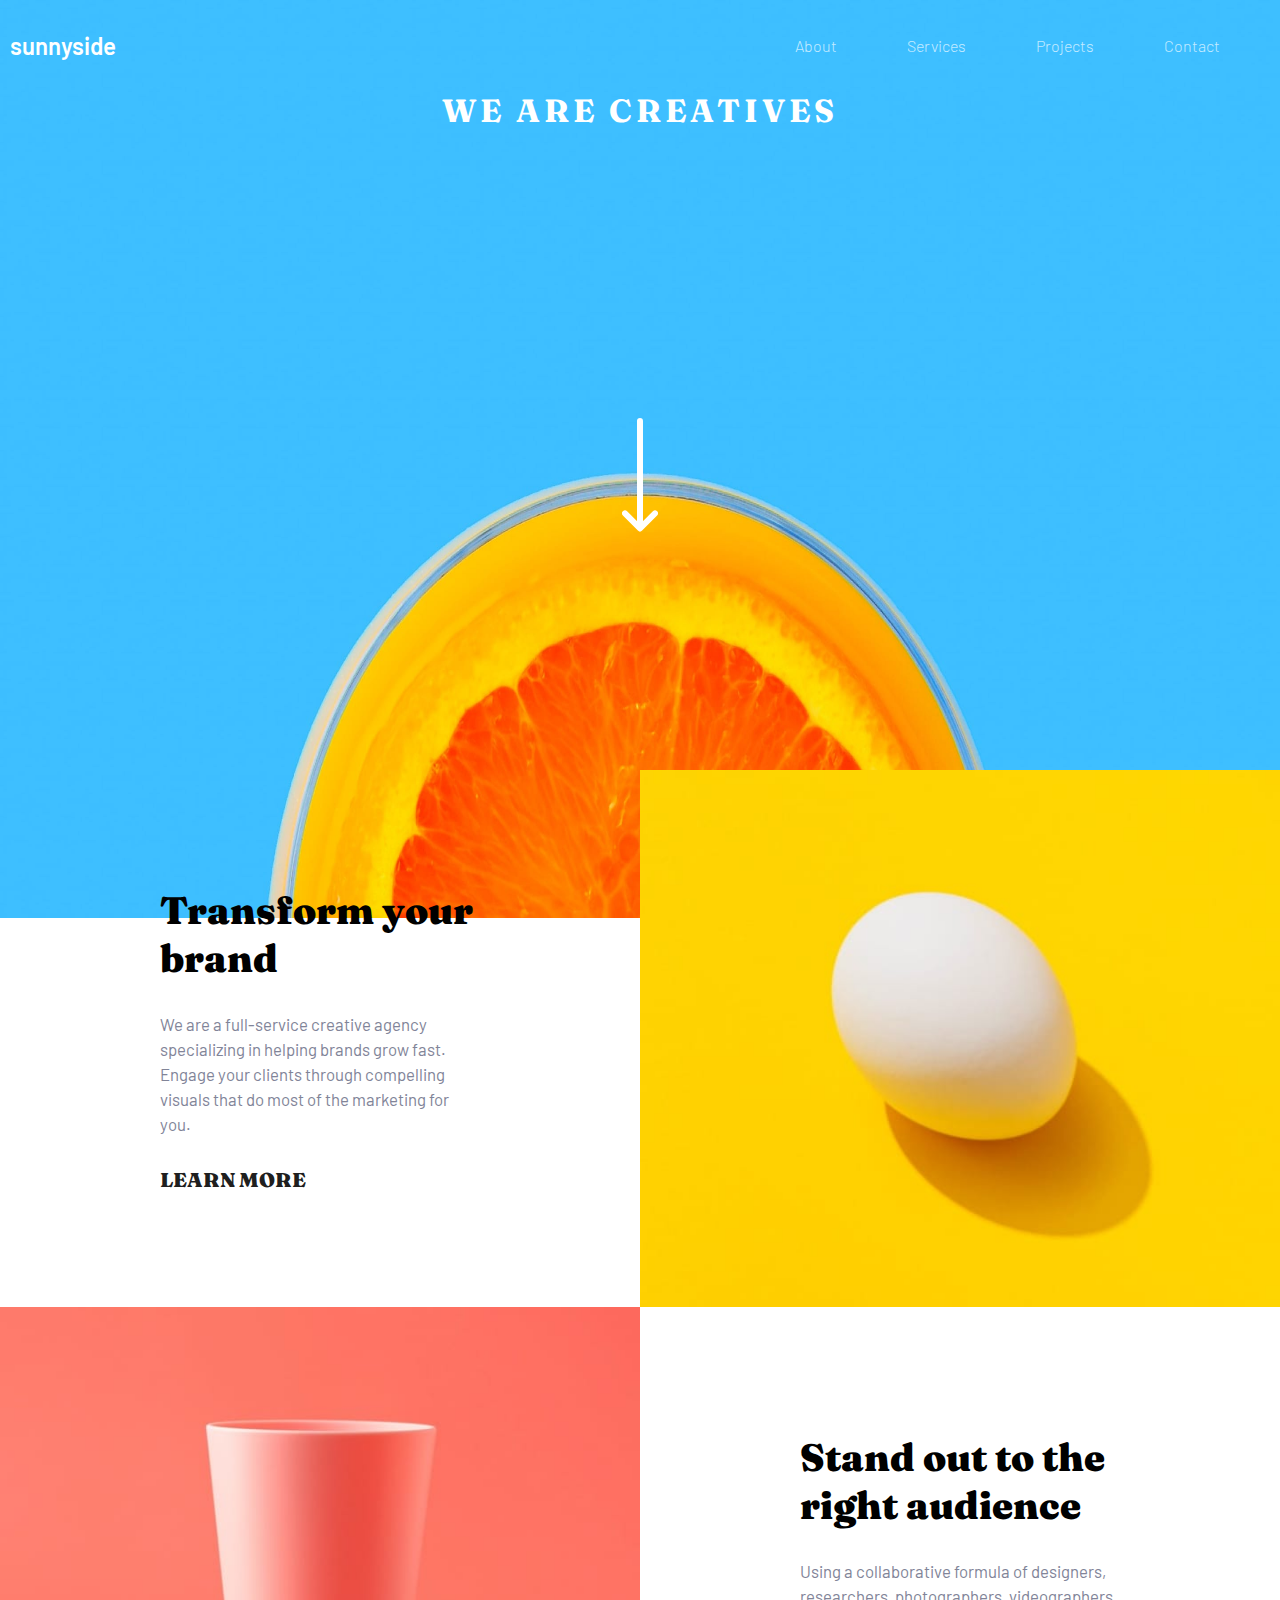
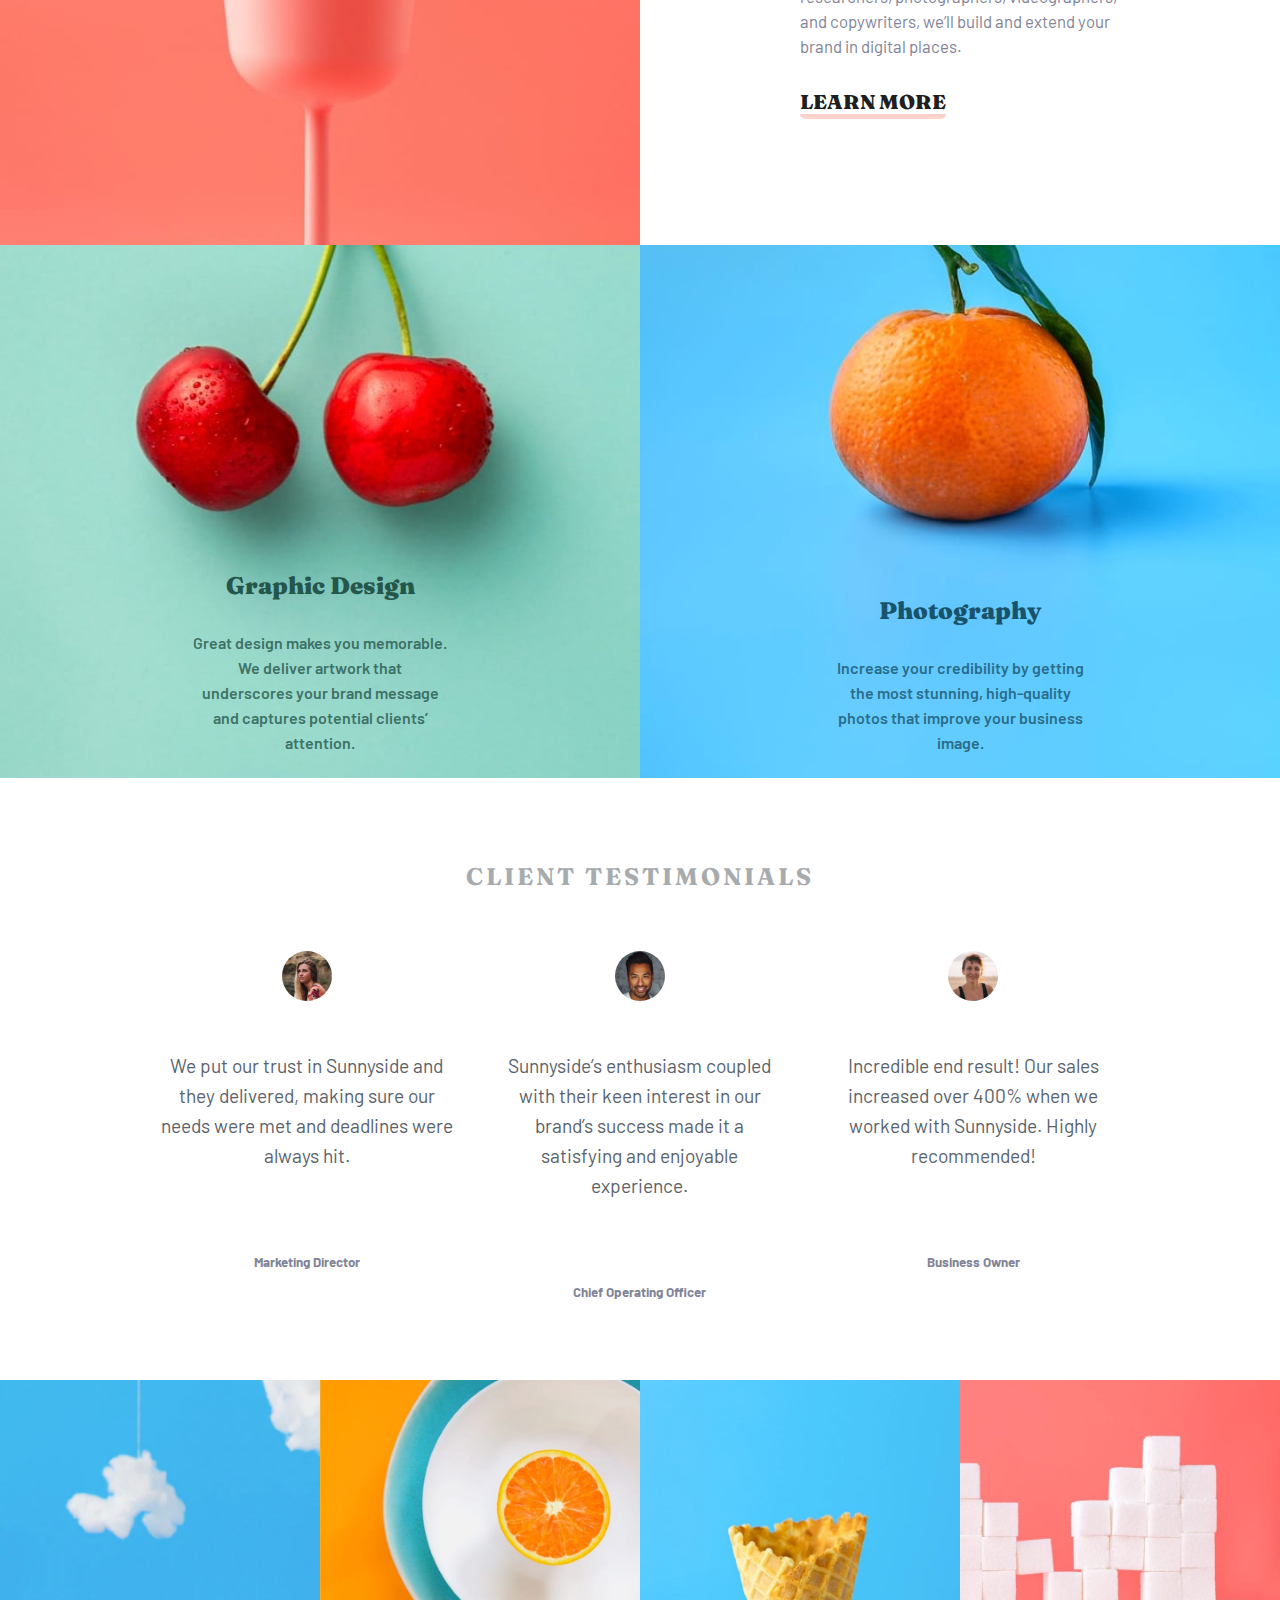
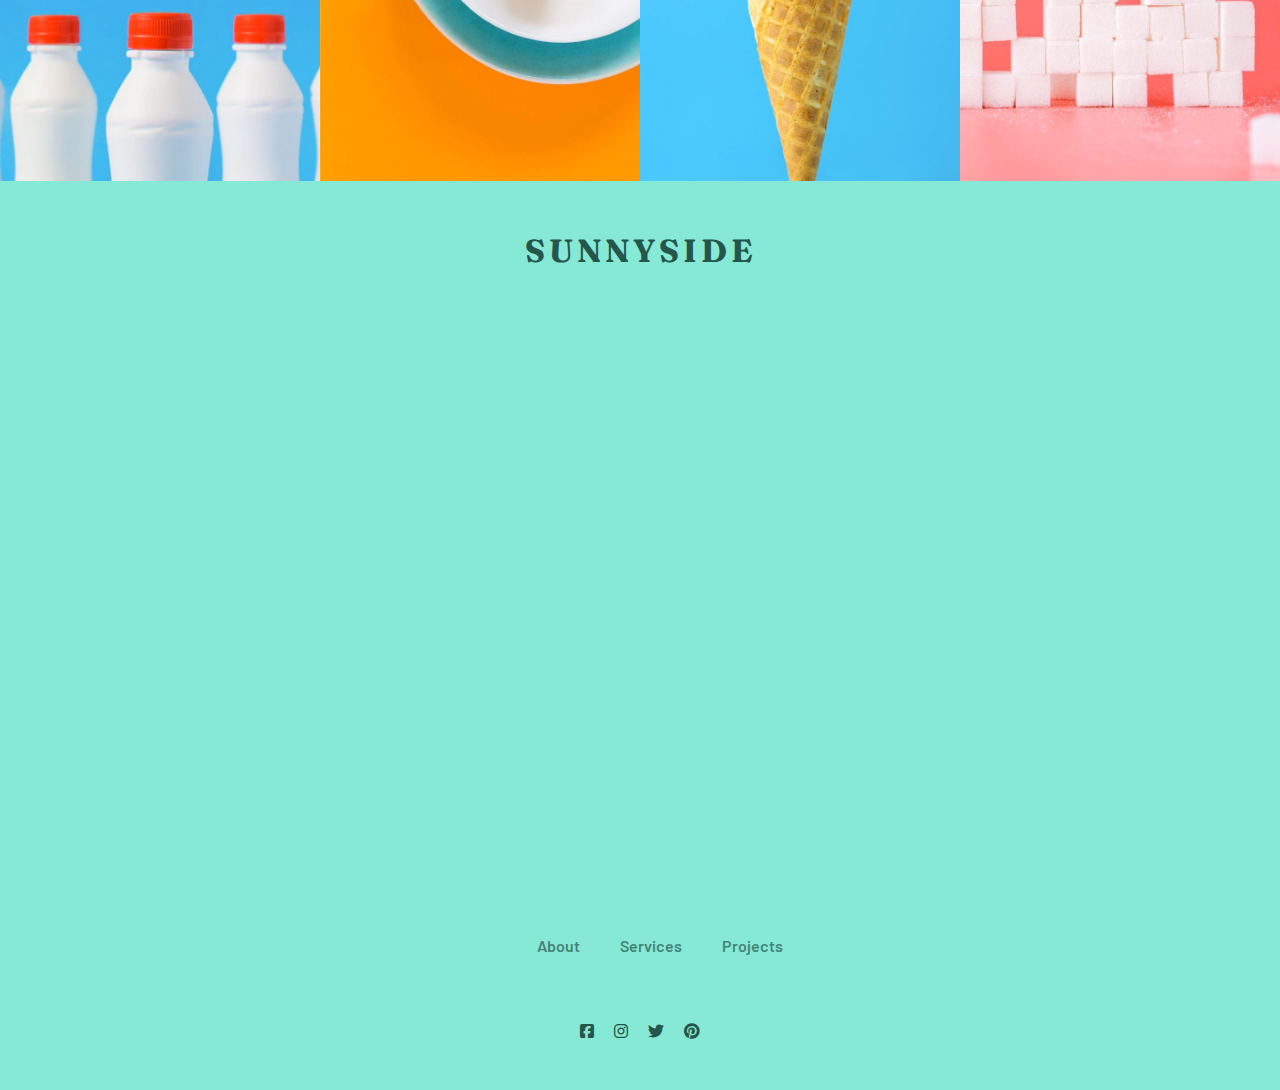
<file: index.html>
<!DOCTYPE html>
<html lang="en">

<head>
  <meta charset="UTF-8">
  <meta name="viewport" content="width=device-width, initial-scale=1.0">
  <!-- displays site properly based on user's device -->
  <link rel="icon" type="image/png" sizes="32x32" href="./images/favicon-32x32.png">
  <title>Frontend Mentor | Sunnyside agency landing page</title>
  <link rel="stylesheet" href="style.css">
  <link rel="stylesheet" href="https://cdnjs.cloudflare.com/ajax/libs/font-awesome/6.4.2/css/all.min.css">

  <link rel="preconnect" href="https://fonts.googleapis.com">
  <link rel="preconnect" href="https://fonts.gstatic.com" crossorigin>
  <link href="https://fonts.googleapis.com/css2?family=Zeyada&display=swap" rel="stylesheet">
</head>

<body>
  <div class="container">
    <nav>
      <h2>sunnyside</h2>
      <div class="iconmenu">
        <img src="images/icon-hamburger.svg" alt="">
      </div>
      <ul class="menulist">
        <li id="first">About</li>
        <li>Services</li>
        <li>Projects</li>
        <li>Contact</li>
      </ul>
    </nav>
    <h1>We are creatives</h1>
    <div class="arrow-symbol">
      <img src="images/icon-arrow-down.svg" alt="">
    </div>
    <!-- </div>
    </div> -->
    <div class="egg" id="transform">
          <div class="wrapper">
            <div class="left-content">
              <h2>Transform your brand</h2>
              <p>We are a full-service creative agency specializing in helping brands grow fast. Engage your clients through
                compelling visuals that do most of the marketing for you.</p>
              <div class="heading">
                <h4>Learn more</h4>
              </div>
            </div>
          </div>
        <div class="images">
          <img src="images/desktop/image-transform.jpg" alt="">
        </div>
    </div>
    <div class="egg" id="standout">
      <div class="images">
        <img src="images/desktop/image-stand-out.jpg" alt="">
      </div>
      <div class="wrapper">
        <div class="left-content">
         <h2>Stand out to the right audience</h2>
          <p>Using a collaborative formula of designers, researchers, photographers, videographers, and copywriters, we’ll
            build and extend your brand in digital places.</p>
          <div class="hero" id="clr">
            <h4>Learn more</h4>
          </div>
        </div>
      </div>
    </div>
    <div class="apple-orange">
      <div class="apple-wrapper">
        <div class="apple">
          <img src="images/desktop/image-graphic-design.jpg" alt="">
        </div>
        <div class="appleorange-content">
          <h3>Graphic design</h3>
          <p> Great design makes you memorable. We deliver artwork that underscores your brand message and captures
            potential clients’ attention.</p>
        </div>
      </div>
      <div class="orange-wrapper">
        <div class="orange">
          <img src="images/desktop/image-photography.jpg" alt="">
        </div>
        <div class="appleorange-content">
          <h3>Photography</h3>
          <p>Increase your credibility by getting the most stunning, high-quality photos that improve your business image.
          </p>
        </div>
      </div>
    </div>
    <div class="testimonial">
      <div class="client-testimonial">
        <h2>Client testimonials</h2>
        <div class="card">
          <div class="client-card">
            <div class="clientimage">
              <img src="images/image-emily.jpg" alt="">
            </div>
            <p>We put our trust in Sunnyside and they delivered, making sure our needs were met and deadlines were always
              hit.</p>
            <div class="clientname">
              <h3>Emily R.</h3>
              <h5>Marketing Director</h5>
            </div>
        </div>
        <div class="client-card">
          <div class="clientimage">
            <img src="images/image-thomas.jpg" alt="">
          </div>
          <p>Sunnyside’s enthusiasm coupled with their keen interest in our brand’s success made it a satisfying and
            enjoyable experience.</p>
          <div class="clientname">
            <h3>Thomas S.</h3>
            <h5>Chief Operating Officer</h5>
          </div>
          </div>
          <div class="client-card">
            <div class="clientimage">
              <img src="images/image-jennie.jpg" alt="">
            </div>
            <p>Incredible end result! Our sales increased over 400% when we worked with Sunnyside. Highly recommended!</p>
            <div class="clientname">
              <h3>Jennie F.</h3>
              <h5>Business Owner</h5>
            </div>
          </div>
        </div>
      </div>
    </div>
    <div class="image-container">
      <div class="merge">
        <div class="imagees" id="milk">
          <img src="images/desktop/image-gallery-milkbottles.jpg" alt="">
        </div>
        <div class="imagees" id="oranges">
          <img src="images/desktop/image-gallery-orange.jpg" alt="">
        </div>
      </div>
      <div class="merge">
        <div class="imagees" id="cone">
          <img src="images/desktop/image-gallery-cone.jpg" alt="">
        </div>
        <div class="imagees" id="sugar">
          <img src="images/desktop/image-gallery-sugarcubes.jpg" alt="">
        </div>
      </div>
    </div>
      <div class="footer">
        <div class="footerthings">
          <h1>sunnyside</h1>
          <ul class="about">
            <li>About</li>
            <li>Services</li>
            <li>Projects</li>
          </ul>
        </div>
        <div class="social-icons">
          <div class="socialmedia">
            <i class="fa-brands fa-square-facebook"></i>
          </div>
          <div class="socialmedia">
            <i class="fa-brands fa-instagram"></i>
          </div>
          <div class="socialmedia">
            <i class="fa-brands fa-twitter"></i>
          </div>
          <div class="socialmedia">
            <i class="fa-brands fa-pinterest"></i>
          </div>
        </div>
      </div>


      <!-- <div class="footerthings">
        <h1>sunnyside</h1>
        <div class="foot-about">
          <ul class="about">
            <li>About</li>
            <li>Services</li>
            <li>Projects</li>
          </ul>
        </div>
        
      </div>
      <div class="social-icons">
        <div class="socialmedia">
          <i class="fa-brands fa-square-facebook"></i>
        </div>
        <div class="socialmedia">
          <i class="fa-brands fa-instagram"></i>
        </div>
        <div class="socialmedia">
          <i class="fa-brands fa-twitter"></i>
        </div>
        <div class="socialmedia">
          <i class="fa-brands fa-pinterest"></i>
        </div>
      </div> -->
  </div>
</body>

</html>
</file>
<file: style.css>
/* Fonts.Google Section */

@import url('https://fonts.googleapis.com/css2?family=Barlow:wght@600&family=Fraunces:opsz,wght@9..144,700&family=Hanken+Grotesk:wght@500;700;800&family=Inter:wght@400;700;800&family=Montserrat:wght@500;700&family=Outfit:wght@300;400;600&family=Overpass:wght@400;700&family=Red+Hat+Display:wght@500;700;900&display=swap');
@import url('https://fonts.googleapis.com/css2?family=Barlow:wght@600&family=Fraunces:opsz,wght@9..144,700&family=Hanken+Grotesk:wght@500;700;800&family=Inter:wght@400;700;800&family=Montserrat:wght@500;700&family=Outfit:wght@300;400;600&family=Overpass:wght@400;700&family=Red+Hat+Display:wght@500;700;900&display=swap');
@import url('https://fonts.googleapis.com/css2?family=Barlow:wght@600&family=Fraunces:opsz,wght@9..144,700;9..144,900&family=Hanken+Grotesk:wght@500;700;800&family=Inter:wght@400;700;800&family=Montserrat:wght@500;700&family=Outfit:wght@300;400;600&family=Overpass:wght@400;700&family=Red+Hat+Display:wght@500;700;900&display=swap');

body {
  margin: 0;
  padding: 0;
  max-width: 100vw;
  box-sizing: border-box;
  overflow-x: hidden;
}

/* all the header, paragraph and div tags */
h3,
h2,
p,
h4,
div,
h5,
h1 {
  margin: 0;
}

.container {
  height: 102vh;
  background-image: url('images/desktop/image-header-orangeok.jpg');
  /* background-position: center;
  background-size: cover; */
  color: white;
  /* overflow-x: hidden; */
  background-size: 100% 100%;
  background-repeat: no-repeat;
  background-position: center;
 
 
}

/* nav bar contents */
.container nav {
  display: flex;
  justify-content: space-between;
  align-items: center;
  padding: 10px;
  font-family: Barlow;
}

nav h2 {
  font-weight: 600;
}

nav ul {
  list-style: none;
  display: flex;
}

nav ul li {
  margin: 0 30px 0 0;
  padding: 10px 20px;
  border-radius: 20px;
  font-weight: 300;
  color: rgba(255, 255, 255, 0.699);
}

nav ul li:hover {
  cursor: pointer;
  background-color: rgba(41, 205, 255, 0.925);
  text-transform: uppercase;
  color: white;
}

nav .iconmenu {
  display: none;
}

nav img {
  width: 100%;
}

@media all and (max-width:700px) {
  nav .iconmenu {
    display: block;
    cursor: pointer;
  }

  nav ul {
    display: none;
    flex-direction: column;
    align-items: center;
    position: absolute;
    top: 23%;
    left: 50%;
    transform: translate(-50%, -50%);
    background-color: white;
    color: black;
    width: 80%;
    padding-top: 40px;
    padding-bottom: 20px;
    clip-path: polygon(96% 11%, 100% 0, 100% 35%, 100% 70%, 100% 100%, 50% 100%, 20% 100%, 0 100%, 0% 35%, 0 11%);
  }

  nav ul li {
    margin: 5px 0;
    padding: 10px 20px;
    color: hsl(213, 9%, 39%);
  }

  nav ul #first {
    padding: 10px 20px;
  }

  nav ul li:hover {
    background-color: hsl(51, 100%, 49%);
    border-radius: 30px;
    color: black;
  }

  nav.active .menulist {
    display: flex;
  }
}

@media all and (max-width:500px) {
  .container {
    background-image: url('images/desktop/image-header-orangeok.jpg');
    background-position: center;
    background-size: 100% 100%;
    background-repeat: no-repeat;
  }
}

/* container scetion */
.container h1 {
  text-align: center;
  font-family: Fraunces;
  font-weight: 700;
  text-transform: uppercase;
  letter-spacing: 4px;
  /* margin-top: 80px; */
  margin-bottom: 40rem;
}

.container .arrow-symbol {
  position: absolute;
  top: 53%;
  left: 50%;
  transform: translate(-50%, -50%);
}

@media all and (max-width:500px) {
  .container .arrow-symbol {
    position: absolute;
    top: 65%;
  }

}

/* egg and cup container Folder */
.egg {
  display: flex;
  flex-wrap: wrap;
  overflow-x: hidden;
  overflow-y: hidden;
}

.egg .wrapper {
  flex: 1 1 500px;
  display: flex;
  align-items: center;
  justify-content: center;
}

.egg .left-content {
  width: 50%;
  display: flex;
  flex-direction: column;
  gap: 30px;
  font-size: 20px;
}

.left-content h2 {
  font-family: Fraunces;
  font-size: 2.4rem;
  font-weight: 900;
  color: black;
}

.left-content p {
  font-family: Barlow;
  color: hsl(232, 10%, 55%);
  line-height: 25px;
  font-size: 1.05rem;
}

.left-content .hero {
  background-color: hsla(51, 88%, 78%, 0.856);
  align-self: flex-start;
  padding-bottom: 5px;
  border-radius: 5px;
  color: rgba(0, 0, 0, 0.884);
}

.left-content .hero:hover {
  cursor: pointer;
  background-color: hsl(51, 100%, 49%);
}

.left-content h4 {
  text-transform: uppercase;
  font-family: Fraunces;
  background-color: white;
  padding: 0;
  font-weight: 900;
  color: rgba(0, 0, 0, 0.884);
}

.egg .images {
  flex: 1 1 500px;
}

.egg .images img {
  width: 100%;
  height: 100%;
}

.left-content #clr {
  background-color: hsla(8, 100%, 89%, 0.925);
}

.left-content #clr:hover {
  cursor: pointer;
  background-color: hsl(7, 99%, 70%);
}

@media all and (max-width:1020px) {
  .egg .left-content {
    padding: 30px 20px;
    text-align: center;
    width: 100%;
  }

  .left-content .hero {
    align-self: center;
  }

  .left-content h2 {
    font-size: 2.4rem;
  }
}

@media all and (max-width:500px) {
  #transform {
    flex-direction: column-reverse;
  }

  #transform .left-content {
    width: 100%;
    height: 88%;
    justify-content: center;
  }

  #transform .images {
    content: url('images/mobile/image-transform.jpg');
    width: 100%;
  }

  #standout .images {
    content: url('images/mobile/image-stand-out.jpg');
    width: 100%;
  }
}

/* apple orange */
.apple-orange {
  display: flex;
  flex-wrap: wrap;
  overflow-x: hidden;
}

.apple-wrapper {
  flex: 1 1 500px;
  position: relative;
  color: hsl(167, 40%, 24%);
}

.apple-wrapper p {
  color: hsla(167, 40%, 24%, 0.8);
}

.orange-wrapper {
  flex: 1 1 500px;
  position: relative;
  color: hsl(198, 62%, 26%);
}

.orange-wrapper p {
  color: hsla(198, 62%, 26%, 0.8);
}

.apple-orange img {
  width: 100%;
}

.appleorange-content {
  position: absolute;
  bottom: 5%;
  left: 50%;
  transform: translateX(-50%);
  text-align: center;
  width: 40%;
  display: flex;
  flex-direction: column;
  gap: 30px;
}

.appleorange-content h3 {
  font-family: Fraunces;
  font-weight: 900;
  text-transform: capitalize;
  font-size: 1.5rem;
}

.appleorange-content p {
  line-height: 25px;
  font-family: Barlow;
  font-weight: 600;
}

@media all and (max-width:650px) {
  .appleorange-content {
    width: 100%;
    padding: 20px;
  }

  .apple-orange .apple {
    content: url('images/mobile/image-graphic-design.jpg');
    width: 100%;
  }

  .apple-orange .orange {
    content: url('images/mobile/image-photography.jpg');
    width: 100%;
  }
}

/* client testimonial */
.testimonial {
  display: flex;
  align-items: center;
  justify-content: space-around;
  overflow-x: hidden;
}

.client-testimonial {
  margin: 80px 0;
  width: 75%;
  display: flex;
  flex-direction: column;
  text-align: center;
  gap: 60px;
}

.client-testimonial h2 {
  font-family: Fraunces;
  text-transform: uppercase;
  letter-spacing: 3px;
  color: hsl(210, 4%, 67%);
}

.client-testimonial .card {
  display: flex;
  gap: 40px;
  flex-wrap: wrap;
}

.client-testimonial .clientimage {
  width: 50px;
  height: 50px;
  border-radius: 50%;
}

.client-testimonial img {
  width: 100%;
  border-radius: 50%;
}

.client-card {
  flex: 1 1 260px;
  display: flex;
  flex-direction: column;
  align-items: center;
  gap: 50px;
}

.client-card p {
  font-family: Barlow;
  line-height: 30px;
  color: hsl(213, 9%, 39%);
  font-size: 1.2rem;
}

.client-card h3 {
  font-family: Fraunces;
  font-weight: 900;
}

.client-card h5 {
  font-family: Barlow;
  color: hsl(232, 10%, 55%);
}

.client-card .clientname {
  display: flex;
  flex-direction: column;
  gap: 10px;
}

@media all and (max-width:600px) {
  .client-testimonial h2 {
    font-size: 1rem;
  }

}

/* image container */
.image-container {
  display: flex;
  flex-wrap: wrap;
  overflow-x: hidden;
  overflow-y: hidden;
}

.image-container .merge {
  flex: 1 1 500px;
  display: flex;
}

.image-container img {
  width: 100%;
  height: 100%;
}

@media all and (max-width:500px) {
  .image-container .merge #milk {
    content: url('images/mobile/image-gallery-milkbottles.jpg');
    width: 50%;
  }

  .image-container .merge #oranges {
    content: url('images/mobile/image-gallery-orange.jpg');
    width: 50%;
  }

  .image-container .merge #cone {
    content: url('images/mobile/image-gallery-cone.jpg');
    width: 50%;
  }

  .image-container .merge #sugar {
    content: url('images/mobile/image-gallery-sugar-cubes.jpg');
    width: 50%;
  }
}

/* footer */
.footer {
  display: flex;
  flex-direction: column;
  justify-content: center;
  align-items: center;
  gap: 50px;
  font-family: Barlow;
  color: hsla(167, 40%, 24%, 1);
  background-color: hsl(168, 69%, 72%);
  overflow-x: hidden;
}

.footer > h1 {
  font-family: Barlow;
  font-weight: 600;
}

.footer .footerthings {
  margin-top: 50px;
  display: flex;
  flex-direction: column;
  align-items: center;
  justify-content: center;
  gap: 10px;
}

.footer .footerthings ul {
  list-style: none;
  display: flex;
  gap: 40px;
}

.footerthings ul li {
  color: hsla(167, 40%, 24%, 0.7);
  font-weight: 600;
}

.footerthings ul li:hover {
  cursor: pointer;
  color: hsl(0, 0%, 100%);
}

.footer .social-icons {
  margin-bottom: 50px;
  display: flex;
  align-items: center;
  gap: 20px;
}

.social-icons i {
  width: 100%;
}

.social-icons .socialmedia:hover {
  cursor: pointer;
  color: white;
}
</file>
